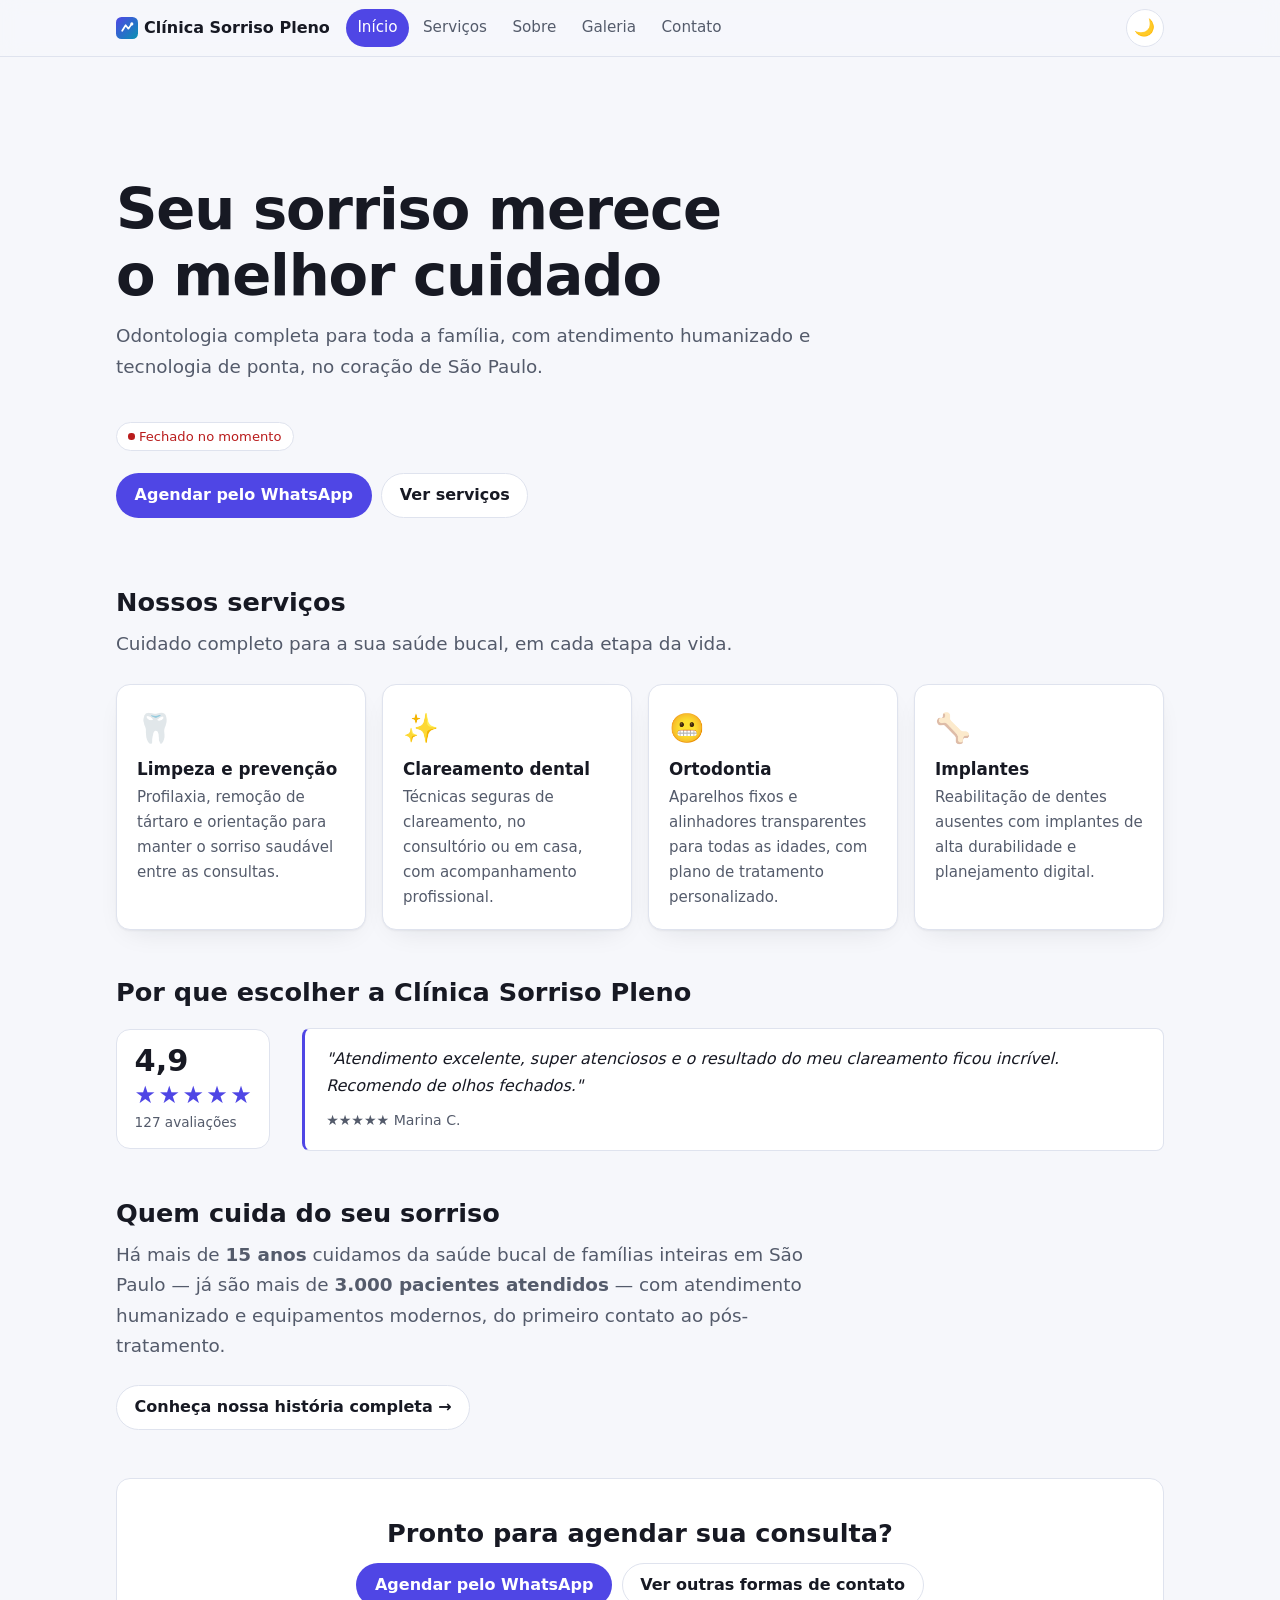
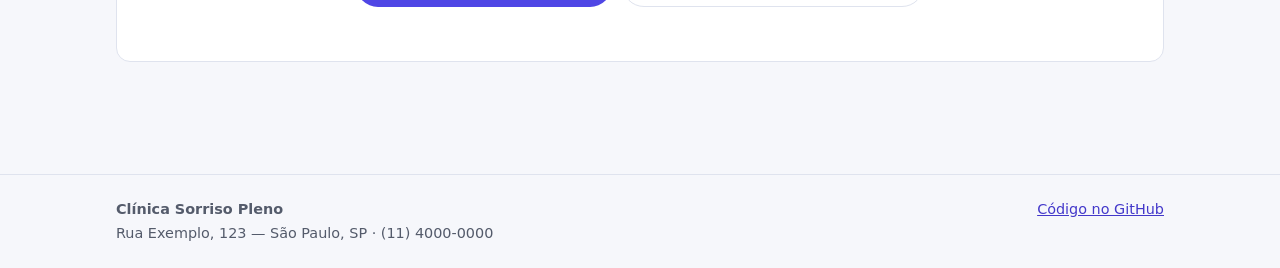
<file: index.html>
<!DOCTYPE html>
<html lang="pt-BR">
<head>
  <meta charset="utf-8">
  <meta name="viewport" content="width=device-width, initial-scale=1">

  <!--
    CONTEÚDO DE EXEMPLO — troque pelo da sua empresa.
    Este template simula uma clínica odontológica fictícia ("Clínica Sorriso
    Pleno") só para deixar concretos: a estrutura de páginas, as meta tags de
    SEO e o JSON-LD abaixo. Nome, textos, endereço, telefone e imagens são
    todos placeholders — troque tudo antes de publicar.

    Este é o site institucional de verdade: 4 páginas HTML estáticas
    (index.html, sobre.html, contato.html, galeria.html), sem depender de
    JavaScript para existir. Buscadores e redes sociais devem ver o conteúdo
    real imediatamente, sem precisar executar JS — e o site precisa
    funcionar mesmo se o JS falhar ou demorar. JS aqui só liga melhorias
    (tema, cabeçalho/navegação compartilhados, funcionamento offline) —
    nunca o conteúdo em si.
  -->
  <meta http-equiv="Content-Security-Policy" content="default-src 'self'; img-src 'self' data:; base-uri 'self'; form-action 'none'; object-src 'none'">
  <meta name="referrer" content="strict-origin-when-cross-origin">

  <title>Clínica Sorriso Pleno — Odontologia em São Paulo</title>
  <meta name="description" content="Clínica odontológica completa em São Paulo: limpeza, clareamento, ortodontia e implantes, com atendimento humanizado. Agende sua consulta pelo WhatsApp.">

  <!-- Únicas URLs absolutas do projeto: atualize para o seu domínio ao publicar (ver docs/DOMINIO.md). -->
  <link rel="canonical" href="https://pgillets.github.io/simple_single_page_app/">
  <meta property="og:type" content="website">
  <meta property="og:title" content="Clínica Sorriso Pleno — Odontologia em São Paulo">
  <meta property="og:description" content="Odontologia completa para toda a família, com atendimento humanizado e tecnologia de ponta.">
  <meta property="og:url" content="https://pgillets.github.io/simple_single_page_app/">
  <meta property="og:image" content="https://pgillets.github.io/simple_single_page_app/assets/og-capa-negocio.png">
  <meta property="og:locale" content="pt_BR">
  <meta name="twitter:card" content="summary_large_image">

  <meta name="theme-color" media="(prefers-color-scheme: light)" content="#f6f7fb">
  <meta name="theme-color" media="(prefers-color-scheme: dark)" content="#0e1118">

  <link rel="icon" href="./assets/favicon.svg" type="image/svg+xml">
  <link rel="apple-touch-icon" href="./assets/icones/icone-192.png">
  <link rel="manifest" href="./manifest.webmanifest">

  <link rel="stylesheet" href="./css/tokens.css">
  <link rel="stylesheet" href="./css/base.css">
  <link rel="stylesheet" href="./css/componentes.css">
  <link rel="stylesheet" href="./css/negocio.css">

  <!-- Anti-FOUC: aplica o tema salvo ANTES do primeiro paint. Script clássico e bloqueante de propósito. -->
  <script src="./js/tema-boot.js"></script>
  <script type="module" src="./js/site.js"></script>

  <!--
    Dados estruturados (schema.org/Dentist, um subtipo de LocalBusiness).
    Ajudam buscadores a mostrar nome, endereço, telefone e horário direto
    no resultado de busca. Troque cada campo pelo dado real do negócio.
    Um <script type="application/ld+json"> é dado inerte, não código — a
    CSP acima não precisa (nem deve) abrir exceção para ele.

    Este bloco vive SÓ nesta página (não repetido em sobre.html/contato.html)
    — uma cópia só, sempre correta, é mais simples do que várias cópias que
    podem ficar dessincronizadas. index.html é a URL canônica do negócio.

    ATENÇÃO com "aggregateRating": ratingValue/reviewCount abaixo são
    FICTÍCIOS, só para a estrutura ficar completa. O Google não garante
    (e pode penalizar) nota "inventada" sem avaliações reais por trás —
    troque pelos números de verdade (Google Business Profile, etc.) antes
    de publicar, e mantenha visível na página (ver a seção "Por que
    escolher..." abaixo, com o <estrela-avaliacao>) — é exigência do Google
    que o dado estruturado corresponda a algo que uma pessoa também veja.
  -->
  <script type="application/ld+json">
  {
    "@context": "https://schema.org",
    "@type": "Dentist",
    "name": "Clínica Sorriso Pleno",
    "image": "https://pgillets.github.io/simple_single_page_app/assets/og-capa-negocio.png",
    "url": "https://pgillets.github.io/simple_single_page_app/",
    "telephone": "+55-11-4000-0000",
    "priceRange": "$$",
    "address": {
      "@type": "PostalAddress",
      "streetAddress": "Rua Exemplo, 123",
      "addressLocality": "São Paulo",
      "addressRegion": "SP",
      "postalCode": "01000-000",
      "addressCountry": "BR"
    },
    "geo": {
      "@type": "GeoCoordinates",
      "latitude": -23.5505,
      "longitude": -46.6333
    },
    "openingHoursSpecification": [
      {
        "@type": "OpeningHoursSpecification",
        "dayOfWeek": ["Monday", "Tuesday", "Wednesday", "Thursday", "Friday"],
        "opens": "09:00",
        "closes": "18:00"
      }
    ],
    "aggregateRating": {
      "@type": "AggregateRating",
      "ratingValue": "4.9",
      "reviewCount": "127"
    },
    "sameAs": [
      "https://www.instagram.com/",
      "https://www.facebook.com/"
    ]
  }
  </script>
</head>
<body>
  <a class="pular" href="#conteudo">Pular para o conteúdo</a>

  <header class="topo">
    <cabecalho-site class="topo-conteudo" data-pagina="inicio" nome-negocio="Clínica Sorriso Pleno"></cabecalho-site>
    <noscript>
      <nav class="topo-conteudo" aria-label="Navegação principal">
        <a href="./index.html">Início</a>
        <a href="./index.html#servicos">Serviços</a>
        <a href="./sobre.html">Sobre</a>
        <a href="./galeria.html">Galeria</a>
        <a href="./contato.html">Contato</a>
      </nav>
    </noscript>
  </header>

  <main id="conteudo">
    <section class="heroi">
      <h1>Seu sorriso merece o melhor cuidado</h1>
      <p class="lide">
        Odontologia completa para toda a família, com atendimento humanizado e
        tecnologia de ponta, no coração de São Paulo.
      </p>
      <!--
        Calculado de verdade em js/site.js a partir do horário abaixo (o
        mesmo do "openingHoursSpecification" no JSON-LD do <head> — mantenha
        os dois em sincronia ao customizar). Sem JavaScript, este selo some
        e não atrapalha em nada: o horário continua visível como texto, na
        página contato.html.
      -->
      <selo-status id="selo-horario" status="aviso" texto="Verificando horário…"></selo-status>
      <div class="grupo-botoes">
        <a class="botao botao-primario" href="https://wa.me/5511999999999" target="_blank" rel="noopener">
          Agendar pelo WhatsApp
        </a>
        <a class="botao" href="#servicos">Ver serviços</a>
      </div>
    </section>

    <section id="servicos">
      <h2>Nossos serviços</h2>
      <p class="lide">Cuidado completo para a sua saúde bucal, em cada etapa da vida.</p>
      <div class="grade-servicos">
        <article class="card-servico">
          <span class="card-servico-icone" aria-hidden="true">🦷</span>
          <h3>Limpeza e prevenção</h3>
          <p>Profilaxia, remoção de tártaro e orientação para manter o sorriso saudável entre as consultas.</p>
        </article>
        <article class="card-servico">
          <span class="card-servico-icone" aria-hidden="true">✨</span>
          <h3>Clareamento dental</h3>
          <p>Técnicas seguras de clareamento, no consultório ou em casa, com acompanhamento profissional.</p>
        </article>
        <article class="card-servico">
          <span class="card-servico-icone" aria-hidden="true">😬</span>
          <h3>Ortodontia</h3>
          <p>Aparelhos fixos e alinhadores transparentes para todas as idades, com plano de tratamento personalizado.</p>
        </article>
        <article class="card-servico">
          <span class="card-servico-icone" aria-hidden="true">🦴</span>
          <h3>Implantes</h3>
          <p>Reabilitação de dentes ausentes com implantes de alta durabilidade e planejamento digital.</p>
        </article>
      </div>
    </section>

    <section id="prova-social">
      <h2>Por que escolher a Clínica Sorriso Pleno</h2>
      <div class="prova-social-grade">
        <!-- Mesmo número fictício do "aggregateRating" no JSON-LD do <head> — troque os dois juntos. -->
        <div class="stat">
          <span class="stat-valor">4,9</span>
          <estrela-avaliacao class="stat-estrelas" valor="5" somente-leitura aria-label="Avaliação média: 4,9 de 5 estrelas"></estrela-avaliacao>
          <span class="stat-rotulo">127 avaliações</span>
        </div>
        <blockquote class="depoimento">
          <p>"Atendimento excelente, super atenciosos e o resultado do meu clareamento ficou incrível. Recomendo de olhos fechados."</p>
          <footer><span aria-hidden="true">★★★★★</span> Marina C.</footer>
        </blockquote>
      </div>
    </section>

    <section id="sobre-resumo">
      <h2>Quem cuida do seu sorriso</h2>
      <p class="lide">
        Há mais de <strong>15 anos</strong> cuidamos da saúde bucal de famílias inteiras
        em São Paulo — já são mais de <strong>3.000 pacientes atendidos</strong> — com
        atendimento humanizado e equipamentos modernos, do primeiro contato ao
        pós-tratamento.
      </p>
      <p><a class="botao" href="./sobre.html">Conheça nossa história completa →</a></p>
    </section>

    <section class="faixa-cta">
      <h2>Pronto para agendar sua consulta?</h2>
      <div class="grupo-botoes">
        <a class="botao botao-primario" href="https://wa.me/5511999999999" target="_blank" rel="noopener">Agendar pelo WhatsApp</a>
        <a class="botao" href="./contato.html">Ver outras formas de contato</a>
      </div>
    </section>
  </main>

  <footer class="rodape rodape-negocio">
    <div class="rodape-conteudo">
      <div>
        <strong>Clínica Sorriso Pleno</strong>
        <p>Rua Exemplo, 123 — São Paulo, SP · (11)&nbsp;4000&#8209;0000</p>
      </div>
      <p>
        <a href="https://github.com/pgillets/simple_single_page_app">Código no GitHub</a>
      </p>
    </div>
  </footer>
</body>
</html>
</file>
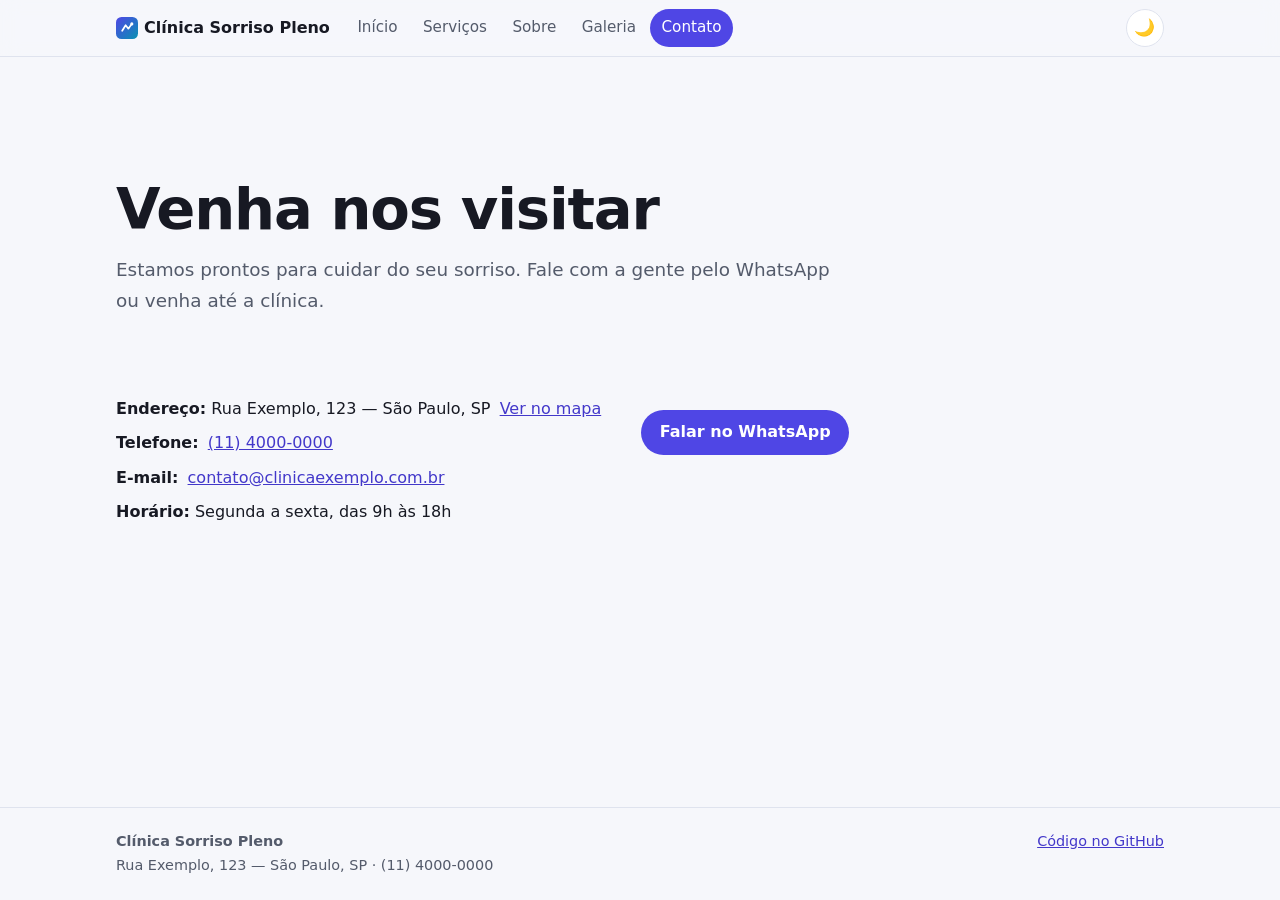
<file: contato.html>
<!DOCTYPE html>
<html lang="pt-BR">
<head>
  <meta charset="utf-8">
  <meta name="viewport" content="width=device-width, initial-scale=1">

  <meta http-equiv="Content-Security-Policy" content="default-src 'self'; img-src 'self' data:; base-uri 'self'; form-action 'none'; object-src 'none'">
  <meta name="referrer" content="strict-origin-when-cross-origin">

  <title>Contato — Clínica Sorriso Pleno em São Paulo</title>
  <meta name="description" content="Endereço, telefone, e-mail e horário de atendimento da Clínica Sorriso Pleno em São Paulo. Fale conosco pelo WhatsApp ou agende sua visita.">

  <!-- Únicas URLs absolutas desta página: atualize para o seu domínio ao publicar (ver docs/DOMINIO.md). -->
  <link rel="canonical" href="https://pgillets.github.io/simple_single_page_app/contato.html">
  <meta property="og:type" content="website">
  <meta property="og:title" content="Contato — Clínica Sorriso Pleno em São Paulo">
  <meta property="og:description" content="Endereço, telefone e horário de atendimento. Fale conosco pelo WhatsApp ou agende sua visita.">
  <meta property="og:url" content="https://pgillets.github.io/simple_single_page_app/contato.html">
  <meta property="og:image" content="https://pgillets.github.io/simple_single_page_app/assets/og-capa-negocio.png">
  <meta property="og:locale" content="pt_BR">
  <meta name="twitter:card" content="summary_large_image">

  <meta name="theme-color" media="(prefers-color-scheme: light)" content="#f6f7fb">
  <meta name="theme-color" media="(prefers-color-scheme: dark)" content="#0e1118">

  <link rel="icon" href="./assets/favicon.svg" type="image/svg+xml">
  <link rel="apple-touch-icon" href="./assets/icones/icone-192.png">
  <link rel="manifest" href="./manifest.webmanifest">

  <link rel="stylesheet" href="./css/tokens.css">
  <link rel="stylesheet" href="./css/base.css">
  <link rel="stylesheet" href="./css/componentes.css">
  <link rel="stylesheet" href="./css/negocio.css">

  <script src="./js/tema-boot.js"></script>
  <script type="module" src="./js/site.js"></script>
</head>
<body>
  <a class="pular" href="#conteudo">Pular para o conteúdo</a>

  <header class="topo">
    <cabecalho-site class="topo-conteudo" data-pagina="contato" nome-negocio="Clínica Sorriso Pleno"></cabecalho-site>
    <noscript>
      <nav class="topo-conteudo" aria-label="Navegação principal">
        <a href="./index.html">Início</a>
        <a href="./index.html#servicos">Serviços</a>
        <a href="./sobre.html">Sobre</a>
        <a href="./galeria.html">Galeria</a>
        <a href="./contato.html">Contato</a>
      </nav>
    </noscript>
  </header>

  <main id="conteudo">
    <section class="heroi">
      <h1>Venha nos visitar</h1>
      <p class="lide">
        Estamos prontos para cuidar do seu sorriso. Fale com a gente pelo WhatsApp ou
        venha até a clínica.
      </p>
    </section>

    <section id="contato">
      <div class="contato-grade">
        <div class="contato-info">
          <p>
            <strong>Endereço:</strong> Rua Exemplo, 123 — São Paulo, SP
            <a href="https://www.google.com/maps/search/?api=1&query=Rua+Exemplo+123+São+Paulo+SP" target="_blank" rel="noopener">Ver no mapa</a>
          </p>
          <p><strong>Telefone:</strong> <a href="tel:+551140000000">(11)&nbsp;4000&#8209;0000</a></p>
          <p><strong>E-mail:</strong> <a href="mailto:contato@clinicaexemplo.com.br">contato@clinicaexemplo.com.br</a></p>
          <p><strong>Horário:</strong> Segunda a sexta, das 9h às 18h</p>
        </div>
        <div class="grupo-botoes">
          <a class="botao botao-primario" href="https://wa.me/5511999999999" target="_blank" rel="noopener">Falar no WhatsApp</a>
        </div>
      </div>
    </section>
  </main>

  <footer class="rodape rodape-negocio">
    <div class="rodape-conteudo">
      <div>
        <strong>Clínica Sorriso Pleno</strong>
        <p>Rua Exemplo, 123 — São Paulo, SP · (11)&nbsp;4000&#8209;0000</p>
      </div>
      <p>
        <a href="https://github.com/pgillets/simple_single_page_app">Código no GitHub</a>
      </p>
    </div>
  </footer>
</body>
</html>
</file>
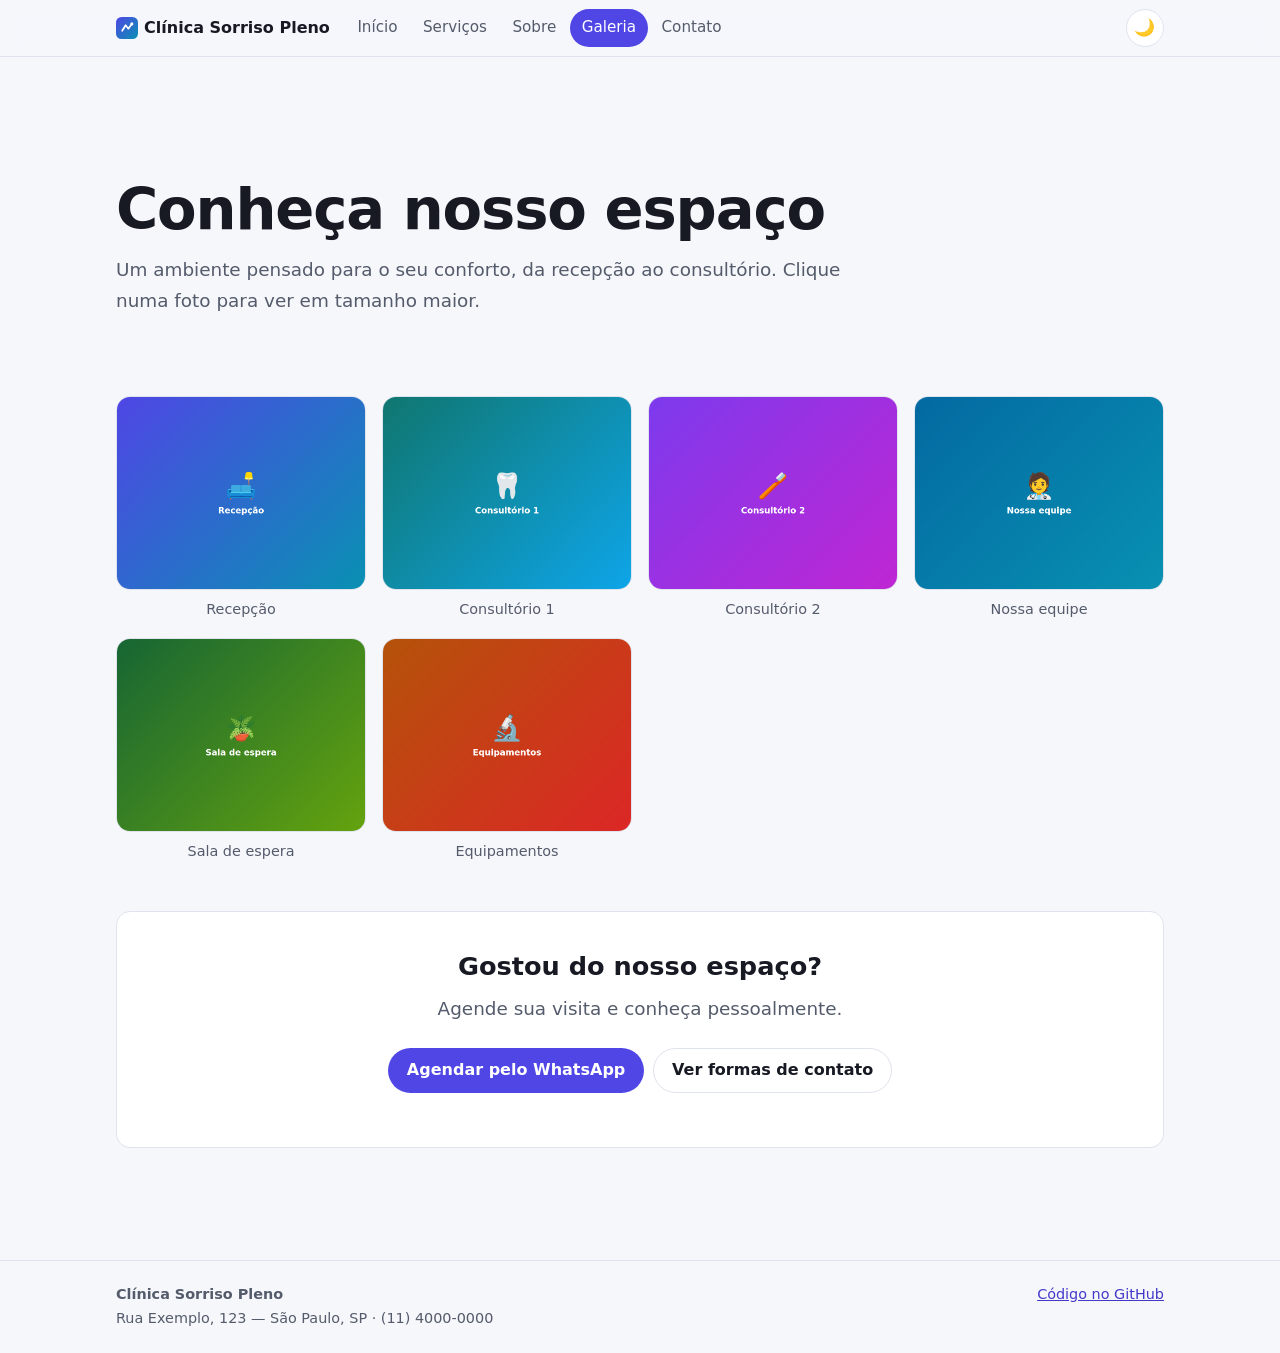
<file: galeria.html>
<!DOCTYPE html>
<html lang="pt-BR">
<head>
  <meta charset="utf-8">
  <meta name="viewport" content="width=device-width, initial-scale=1">

  <meta http-equiv="Content-Security-Policy" content="default-src 'self'; img-src 'self' data:; base-uri 'self'; form-action 'none'; object-src 'none'">
  <meta name="referrer" content="strict-origin-when-cross-origin">

  <!--
    Esta página não precisa aparecer em resultados de busca — uma galeria
    de fotos tem pouco conteúdo textual único, então não é ela quem deve
    disputar posição no Google (ver docs/DOMINIO.md e README.md para a
    convenção de SEO por página deste template). "follow" (em vez de
    "nofollow") mantém o crédito de link fluindo pro resto do site.
  -->
  <meta name="robots" content="noindex, follow">

  <title>Galeria de fotos — Clínica Sorriso Pleno</title>
  <meta name="description" content="Fotos do consultório e da equipe da Clínica Sorriso Pleno.">

  <link rel="canonical" href="https://pgillets.github.io/simple_single_page_app/galeria.html">
  <meta property="og:type" content="website">
  <meta property="og:title" content="Galeria de fotos — Clínica Sorriso Pleno">
  <meta property="og:description" content="Fotos do consultório e da equipe da Clínica Sorriso Pleno.">
  <meta property="og:url" content="https://pgillets.github.io/simple_single_page_app/galeria.html">
  <meta property="og:image" content="https://pgillets.github.io/simple_single_page_app/assets/og-capa-negocio.png">
  <meta property="og:locale" content="pt_BR">
  <meta name="twitter:card" content="summary_large_image">

  <meta name="theme-color" media="(prefers-color-scheme: light)" content="#f6f7fb">
  <meta name="theme-color" media="(prefers-color-scheme: dark)" content="#0e1118">

  <link rel="icon" href="./assets/favicon.svg" type="image/svg+xml">
  <link rel="apple-touch-icon" href="./assets/icones/icone-192.png">
  <link rel="manifest" href="./manifest.webmanifest">

  <link rel="stylesheet" href="./css/tokens.css">
  <link rel="stylesheet" href="./css/base.css">
  <link rel="stylesheet" href="./css/componentes.css">
  <link rel="stylesheet" href="./css/negocio.css">

  <script src="./js/tema-boot.js"></script>
  <script type="module" src="./js/site.js"></script>
  <script type="module" src="./js/galeria.js"></script>
</head>
<body>
  <a class="pular" href="#conteudo">Pular para o conteúdo</a>

  <header class="topo">
    <cabecalho-site class="topo-conteudo" data-pagina="galeria" nome-negocio="Clínica Sorriso Pleno"></cabecalho-site>
    <noscript>
      <nav class="topo-conteudo" aria-label="Navegação principal">
        <a href="./index.html">Início</a>
        <a href="./index.html#servicos">Serviços</a>
        <a href="./sobre.html">Sobre</a>
        <a href="./galeria.html">Galeria</a>
        <a href="./contato.html">Contato</a>
      </nav>
    </noscript>
  </header>

  <main id="conteudo">
    <section class="heroi">
      <h1>Conheça nosso espaço</h1>
      <p class="lide">
        Um ambiente pensado para o seu conforto, da recepção ao consultório. Clique
        numa foto para ver em tamanho maior.
      </p>
    </section>

    <section id="fotos">
      <div class="grade-galeria">
        <figure>
          <a class="item-galeria" href="./assets/galeria/recepcao.png" data-titulo="Recepção">
            <img src="./assets/galeria/recepcao.png" alt="Recepção da clínica, com poltronas confortáveis e plantas" loading="lazy" width="900" height="675">
          </a>
          <figcaption>Recepção</figcaption>
        </figure>
        <figure>
          <a class="item-galeria" href="./assets/galeria/consultorio-1.png" data-titulo="Consultório 1">
            <img src="./assets/galeria/consultorio-1.png" alt="Consultório odontológico equipado, cadeira e instrumentos organizados" loading="lazy" width="900" height="675">
          </a>
          <figcaption>Consultório 1</figcaption>
        </figure>
        <figure>
          <a class="item-galeria" href="./assets/galeria/consultorio-2.png" data-titulo="Consultório 2">
            <img src="./assets/galeria/consultorio-2.png" alt="Segundo consultório, iluminado e climatizado" loading="lazy" width="900" height="675">
          </a>
          <figcaption>Consultório 2</figcaption>
        </figure>
        <figure>
          <a class="item-galeria" href="./assets/galeria/equipe.png" data-titulo="Nossa equipe">
            <img src="./assets/galeria/equipe.png" alt="Equipe de dentistas e assistentes da clínica, uniformizados" loading="lazy" width="900" height="675">
          </a>
          <figcaption>Nossa equipe</figcaption>
        </figure>
        <figure>
          <a class="item-galeria" href="./assets/galeria/sala-espera.png" data-titulo="Sala de espera">
            <img src="./assets/galeria/sala-espera.png" alt="Sala de espera confortável, com assentos e plantas" loading="lazy" width="900" height="675">
          </a>
          <figcaption>Sala de espera</figcaption>
        </figure>
        <figure>
          <a class="item-galeria" href="./assets/galeria/equipamentos.png" data-titulo="Equipamentos">
            <img src="./assets/galeria/equipamentos.png" alt="Equipamentos odontológicos modernos usados nos tratamentos" loading="lazy" width="900" height="675">
          </a>
          <figcaption>Equipamentos</figcaption>
        </figure>
      </div>
    </section>

    <section class="faixa-cta">
      <h2>Gostou do nosso espaço?</h2>
      <p class="lide">Agende sua visita e conheça pessoalmente.</p>
      <div class="grupo-botoes">
        <a class="botao botao-primario" href="https://wa.me/5511999999999" target="_blank" rel="noopener">Agendar pelo WhatsApp</a>
        <a class="botao" href="./contato.html">Ver formas de contato</a>
      </div>
    </section>

    <dialog id="visualizador-foto">
      <button type="button" class="fechar-dialogo" id="fechar-visualizador" aria-label="Fechar">✕</button>
      <img id="imagem-visualizador" src="[data-uri]" alt="">
      <p id="legenda-visualizador"></p>
    </dialog>
  </main>

  <footer class="rodape rodape-negocio">
    <div class="rodape-conteudo">
      <div>
        <strong>Clínica Sorriso Pleno</strong>
        <p>Rua Exemplo, 123 — São Paulo, SP · (11)&nbsp;4000&#8209;0000</p>
      </div>
      <p>
        <a href="https://github.com/pgillets/simple_single_page_app">Código no GitHub</a>
      </p>
    </div>
  </footer>
</body>
</html>
</file>
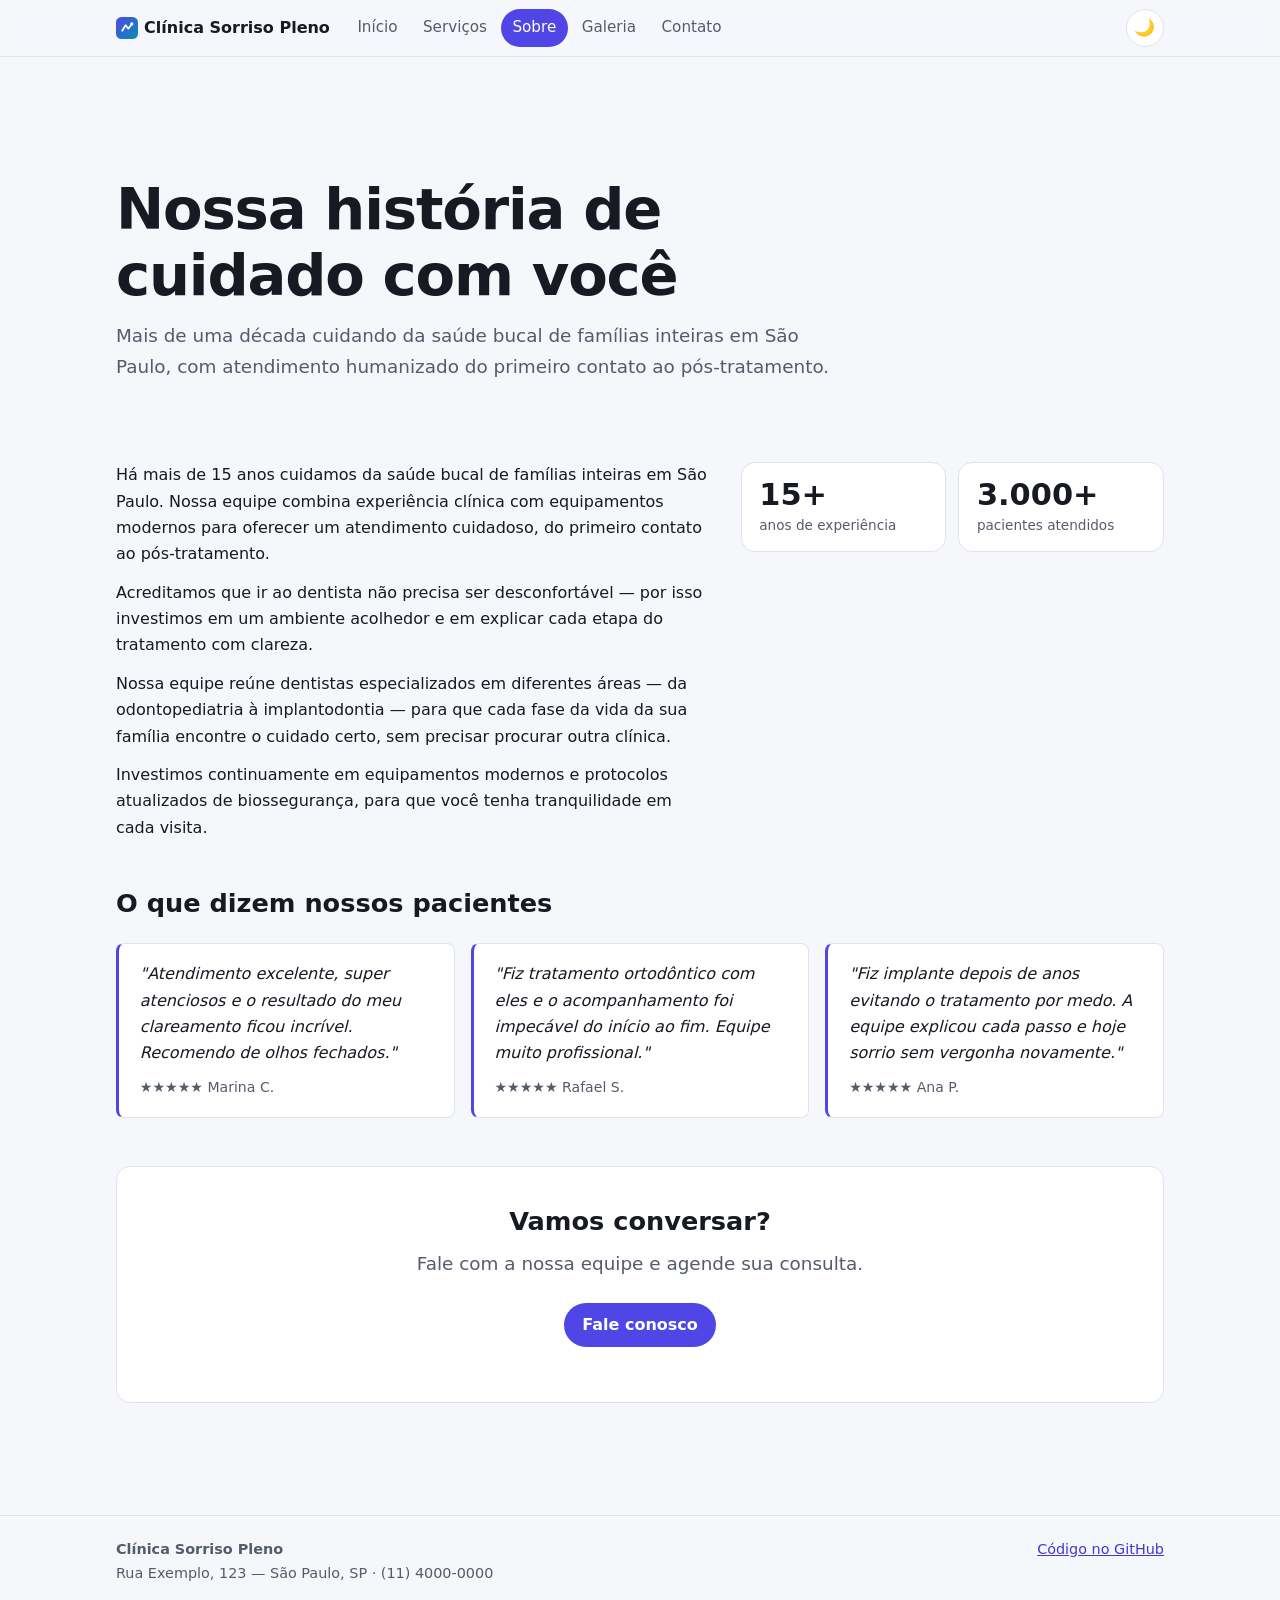
<file: sobre.html>
<!DOCTYPE html>
<html lang="pt-BR">
<head>
  <meta charset="utf-8">
  <meta name="viewport" content="width=device-width, initial-scale=1">

  <meta http-equiv="Content-Security-Policy" content="default-src 'self'; img-src 'self' data:; base-uri 'self'; form-action 'none'; object-src 'none'">
  <meta name="referrer" content="strict-origin-when-cross-origin">

  <title>Sobre a clínica — Clínica Sorriso Pleno</title>
  <meta name="description" content="Conheça a história da Clínica Sorriso Pleno: mais de 15 anos de experiência, milhares de pacientes atendidos e uma equipe dedicada ao seu sorriso em São Paulo.">

  <!-- Únicas URLs absolutas desta página: atualize para o seu domínio ao publicar (ver docs/DOMINIO.md). -->
  <link rel="canonical" href="https://pgillets.github.io/simple_single_page_app/sobre.html">
  <meta property="og:type" content="website">
  <meta property="og:title" content="Sobre a clínica — Clínica Sorriso Pleno">
  <meta property="og:description" content="Mais de 15 anos de experiência e milhares de pacientes atendidos, com atendimento humanizado em São Paulo.">
  <meta property="og:url" content="https://pgillets.github.io/simple_single_page_app/sobre.html">
  <meta property="og:image" content="https://pgillets.github.io/simple_single_page_app/assets/og-capa-negocio.png">
  <meta property="og:locale" content="pt_BR">
  <meta name="twitter:card" content="summary_large_image">

  <meta name="theme-color" media="(prefers-color-scheme: light)" content="#f6f7fb">
  <meta name="theme-color" media="(prefers-color-scheme: dark)" content="#0e1118">

  <link rel="icon" href="./assets/favicon.svg" type="image/svg+xml">
  <link rel="apple-touch-icon" href="./assets/icones/icone-192.png">
  <link rel="manifest" href="./manifest.webmanifest">

  <link rel="stylesheet" href="./css/tokens.css">
  <link rel="stylesheet" href="./css/base.css">
  <link rel="stylesheet" href="./css/componentes.css">
  <link rel="stylesheet" href="./css/negocio.css">

  <script src="./js/tema-boot.js"></script>
  <script type="module" src="./js/site.js"></script>
</head>
<body>
  <a class="pular" href="#conteudo">Pular para o conteúdo</a>

  <header class="topo">
    <cabecalho-site class="topo-conteudo" data-pagina="sobre" nome-negocio="Clínica Sorriso Pleno"></cabecalho-site>
    <noscript>
      <nav class="topo-conteudo" aria-label="Navegação principal">
        <a href="./index.html">Início</a>
        <a href="./index.html#servicos">Serviços</a>
        <a href="./sobre.html">Sobre</a>
        <a href="./galeria.html">Galeria</a>
        <a href="./contato.html">Contato</a>
      </nav>
    </noscript>
  </header>

  <main id="conteudo">
    <section class="heroi">
      <h1>Nossa história de cuidado com você</h1>
      <p class="lide">
        Mais de uma década cuidando da saúde bucal de famílias inteiras em São Paulo,
        com atendimento humanizado do primeiro contato ao pós-tratamento.
      </p>
    </section>

    <section id="nossa-historia">
      <div class="sobre-negocio">
        <div class="sobre-negocio-texto">
          <p>
            Há mais de 15 anos cuidamos da saúde bucal de famílias inteiras em São
            Paulo. Nossa equipe combina experiência clínica com equipamentos modernos
            para oferecer um atendimento cuidadoso, do primeiro contato ao pós-tratamento.
          </p>
          <p>
            Acreditamos que ir ao dentista não precisa ser desconfortável — por isso
            investimos em um ambiente acolhedor e em explicar cada etapa do tratamento
            com clareza.
          </p>
          <p>
            Nossa equipe reúne dentistas especializados em diferentes áreas — da
            odontopediatria à implantodontia — para que cada fase da vida da sua
            família encontre o cuidado certo, sem precisar procurar outra clínica.
          </p>
          <p>
            Investimos continuamente em equipamentos modernos e protocolos atualizados
            de biossegurança, para que você tenha tranquilidade em cada visita.
          </p>
        </div>
        <div class="grade-stats">
          <div class="stat">
            <span class="stat-valor">15+</span>
            <span class="stat-rotulo">anos de experiência</span>
          </div>
          <div class="stat">
            <span class="stat-valor">3.000+</span>
            <span class="stat-rotulo">pacientes atendidos</span>
          </div>
        </div>
      </div>
    </section>

    <section id="depoimentos">
      <h2>O que dizem nossos pacientes</h2>
      <div class="grade-depoimentos">
        <blockquote class="depoimento">
          <p>"Atendimento excelente, super atenciosos e o resultado do meu clareamento ficou incrível. Recomendo de olhos fechados."</p>
          <footer><span aria-hidden="true">★★★★★</span> Marina C.</footer>
        </blockquote>
        <blockquote class="depoimento">
          <p>"Fiz tratamento ortodôntico com eles e o acompanhamento foi impecável do início ao fim. Equipe muito profissional."</p>
          <footer><span aria-hidden="true">★★★★★</span> Rafael S.</footer>
        </blockquote>
        <blockquote class="depoimento">
          <p>"Fiz implante depois de anos evitando o tratamento por medo. A equipe explicou cada passo e hoje sorrio sem vergonha novamente."</p>
          <footer><span aria-hidden="true">★★★★★</span> Ana P.</footer>
        </blockquote>
      </div>
    </section>

    <section class="faixa-cta">
      <h2>Vamos conversar?</h2>
      <p class="lide">Fale com a nossa equipe e agende sua consulta.</p>
      <div class="grupo-botoes">
        <a class="botao botao-primario" href="./contato.html">Fale conosco</a>
      </div>
    </section>
  </main>

  <footer class="rodape rodape-negocio">
    <div class="rodape-conteudo">
      <div>
        <strong>Clínica Sorriso Pleno</strong>
        <p>Rua Exemplo, 123 — São Paulo, SP · (11)&nbsp;4000&#8209;0000</p>
      </div>
      <p>
        <a href="https://github.com/pgillets/simple_single_page_app">Código no GitHub</a>
      </p>
    </div>
  </footer>
</body>
</html>
</file>
<file: css/tokens.css>
/*
 * tokens.css — só design tokens (CSS custom properties).
 *
 * O tema inteiro do site é definido aqui. O bloco escuro aparece duas vezes
 * de propósito (é o preço honesto do zero-build, sem pré-processador):
 *   1. dentro de @media (prefers-color-scheme: dark), quando o visitante segue
 *      o sistema e NÃO forçou o tema claro;
 *   2. em :root[data-tema="escuro"], quando o visitante escolheu o escuro
 *      explicitamente (js/tema.js grava a escolha em localStorage).
 */

:root {
  color-scheme: light;

  /* Cores */
  --cor-fundo: #f6f7fb;
  --cor-superficie: #ffffff;
  --cor-superficie-2: #eceef6;
  --cor-texto: #171923;
  --cor-texto-suave: #545b6b;
  --cor-borda: #dfe3ee;
  --cor-destaque: #4f46e5;
  --cor-destaque-forte: #4338ca;
  --cor-sobre-destaque: #ffffff;
  --cor-ok: #15803d;
  --cor-aviso: #92400e;
  --cor-erro: #b91c1c;
  --cor-codigo-fundo: #14161f;
  --cor-codigo-texto: #dfe3ee;
  --gradiente: linear-gradient(120deg, #4f46e5, #0891b2);

  /* Tipografia */
  --fonte: system-ui, -apple-system, "Segoe UI", Roboto, "Helvetica Neue", Arial, sans-serif;
  --fonte-mono: ui-monospace, "Cascadia Code", "SF Mono", Menlo, Consolas, monospace;

  /* Forma e ritmo */
  --raio: 14px;
  --raio-s: 8px;
  --sombra: 0 1px 2px rgb(23 25 35 / 0.05), 0 10px 28px -14px rgb(23 25 35 / 0.14);
  --duracao: 180ms;
  --largura-conteudo: 68rem;
}

/* Tema escuro seguindo o sistema (sem escolha explícita do visitante). */
@media (prefers-color-scheme: dark) {
  :root:not([data-tema="claro"]) {
    color-scheme: dark;

    --cor-fundo: #0e1118;
    --cor-superficie: #171b26;
    --cor-superficie-2: #1f2432;
    --cor-texto: #e8eaf2;
    --cor-texto-suave: #9aa3b5;
    --cor-borda: #2a3040;
    --cor-destaque: #6d75f2;
    --cor-destaque-forte: #a5b4fc;
    --cor-sobre-destaque: #ffffff;
    --cor-ok: #4ade80;
    --cor-aviso: #fbbf24;
    --cor-erro: #f87171;
    --cor-codigo-fundo: #0b0d13;
    --cor-codigo-texto: #dfe3ee;
    --gradiente: linear-gradient(120deg, #818cf8, #22d3ee);
    --sombra: 0 1px 2px rgb(0 0 0 / 0.4), 0 10px 28px -14px rgb(0 0 0 / 0.55);
  }
}

/* Tema escuro escolhido explicitamente (data-tema vem de js/tema-boot.js). */
:root[data-tema="escuro"] {
  color-scheme: dark;

  --cor-fundo: #0e1118;
  --cor-superficie: #171b26;
  --cor-superficie-2: #1f2432;
  --cor-texto: #e8eaf2;
  --cor-texto-suave: #9aa3b5;
  --cor-borda: #2a3040;
  --cor-destaque: #6d75f2;
  --cor-destaque-forte: #a5b4fc;
  --cor-sobre-destaque: #ffffff;
  --cor-ok: #4ade80;
  --cor-aviso: #fbbf24;
  --cor-erro: #f87171;
  --cor-codigo-fundo: #0b0d13;
  --cor-codigo-texto: #dfe3ee;
  --gradiente: linear-gradient(120deg, #818cf8, #22d3ee);
  --sombra: 0 1px 2px rgb(0 0 0 / 0.4), 0 10px 28px -14px rgb(0 0 0 / 0.55);
}
</file>
<file: css/base.css>
/*
 * base.css — reset leve, tipografia, layout do documento e acessibilidade.
 */

*,
*::before,
*::after {
  box-sizing: border-box;
}

* {
  margin: 0;
}

html {
  scroll-behavior: smooth;
}

body {
  font-family: var(--fonte);
  line-height: 1.65;
  background: var(--cor-fundo);
  color: var(--cor-texto);
  min-height: 100svh;
  display: flex;
  flex-direction: column;
  -webkit-font-smoothing: antialiased;
}

img,
svg,
canvas {
  display: block;
  max-width: 100%;
}

h1,
h2,
h3 {
  line-height: 1.15;
  text-wrap: balance;
}

h1 {
  font-size: clamp(1.9rem, 1.3rem + 2.4vw, 2.8rem);
  letter-spacing: -0.02em;
}

h2 {
  font-size: clamp(1.25rem, 1.1rem + 0.8vw, 1.6rem);
}

a {
  color: var(--cor-destaque-forte);
}

button {
  font: inherit;
}

::selection {
  background: var(--cor-destaque);
  color: var(--cor-sobre-destaque);
}

:focus-visible {
  outline: 2px solid var(--cor-destaque);
  outline-offset: 2px;
}

/* Link "pular para o conteúdo": invisível até receber foco pelo teclado. */
.pular {
  position: absolute;
  left: 1rem;
  top: 0;
  z-index: 100;
  translate: 0 -150%;
  background: var(--cor-destaque);
  color: var(--cor-sobre-destaque);
  padding: 0.6rem 1rem;
  border-radius: 0 0 var(--raio-s) var(--raio-s);
  text-decoration: none;
  transition: translate var(--duracao);
}

.pular:focus {
  translate: 0 0;
}

/* Esconde visualmente mas mantém disponível para leitores de tela. */
.visualmente-oculto {
  position: absolute;
  width: 1px;
  height: 1px;
  padding: 0;
  margin: -1px;
  overflow: hidden;
  clip: rect(0, 0, 0, 0);
  white-space: nowrap;
  border: 0;
}

main {
  flex: 1;
  width: 100%;
  max-width: var(--largura-conteudo);
  margin-inline: auto;
  padding: 2.5rem 1.25rem 4rem;
}

.lide {
  font-size: 1.15rem;
  color: var(--cor-texto-suave);
  max-width: 62ch;
  margin-top: 0.75rem;
}

/* Quem pede menos movimento, recebe menos movimento — em tudo. */
@media (prefers-reduced-motion: reduce) {
  html {
    scroll-behavior: auto;
  }

  *,
  *::before,
  *::after {
    animation-duration: 0.01ms !important;
    animation-iteration-count: 1 !important;
    transition-duration: 0.01ms !important;
  }
}
</file>
<file: css/componentes.css>
/*
 * componentes.css — cabeçalho, navegação, botões, selos, tabelas e demais
 * peças reutilizadas pelas 4 páginas do site.
 */

/* ===== Cabeçalho e navegação ===== */

.topo {
  position: sticky;
  top: 0;
  z-index: 20;
  background: var(--cor-fundo);
  border-bottom: 1px solid var(--cor-borda);
}

@supports (backdrop-filter: blur(8px)) {
  .topo {
    background: color-mix(in srgb, var(--cor-fundo) 72%, transparent);
    backdrop-filter: blur(10px) saturate(1.4);
  }
}

.topo-conteudo {
  display: flex;
  align-items: center;
  flex-wrap: wrap;
  gap: 0.25rem 1rem;
  max-width: var(--largura-conteudo);
  margin-inline: auto;
  padding: 0.55rem 1.25rem;
}

.marca {
  display: flex;
  align-items: center;
  gap: 0.55ch;
  font-weight: 700;
  text-decoration: none;
  color: var(--cor-texto);
  white-space: nowrap;
}

.topo nav {
  display: flex;
  gap: 0.15rem;
  overflow-x: auto;
  scrollbar-width: none;
  flex: 1 1 auto;
}

.topo nav::-webkit-scrollbar {
  display: none;
}

.topo nav a {
  padding: 0.38rem 0.72rem;
  border-radius: 999px;
  text-decoration: none;
  color: var(--cor-texto-suave);
  font-size: 0.95rem;
  white-space: nowrap;
  transition: background var(--duracao), color var(--duracao);
}

.topo nav a:hover {
  color: var(--cor-texto);
  background: var(--cor-superficie-2);
}

/* Estado ativo por atributo ARIA: acessibilidade e estilo com um seletor só. */
.topo nav a[aria-current="page"] {
  color: var(--cor-sobre-destaque);
  background: var(--cor-destaque);
}

#alternar-tema {
  margin-left: auto;
  border: 1px solid var(--cor-borda);
  background: var(--cor-superficie);
  border-radius: 999px;
  width: 2.4rem;
  height: 2.4rem;
  display: grid;
  place-items: center;
  font-size: 1.05rem;
  cursor: pointer;
  transition: border-color var(--duracao);
}

#alternar-tema:hover {
  border-color: var(--cor-destaque);
}

@media (max-width: 46rem) {
  .topo nav {
    order: 3;
    flex-basis: 100%;
  }
}

/* Abaixo disso, os 5 itens de nav (Início/Serviços/Sobre/Galeria/Contato)
   não cabem mais na largura toda com o espaçamento normal — encolhe fonte
   e preenchimento para caber sem depender da rolagem horizontal (que
   continua como rede de segurança em telas ainda mais estreitas). */
@media (max-width: 26rem) {
  .topo nav {
    gap: 0.05rem;
  }

  .topo nav a {
    padding: 0.34rem 0.5rem;
    font-size: 0.85rem;
  }
}

/* ===== Rodapé ===== */

.rodape {
  border-top: 1px solid var(--cor-borda);
}

.rodape-conteudo {
  max-width: var(--largura-conteudo);
  margin-inline: auto;
  padding: 1.4rem 1.25rem;
  color: var(--cor-texto-suave);
  font-size: 0.9rem;
  display: flex;
  flex-wrap: wrap;
  gap: 0.5rem 1.5rem;
  justify-content: space-between;
}

/* ===== Herói ===== */

.heroi {
  padding-block: 2rem 0.5rem;
}

.heroi h1 {
  font-size: clamp(2.2rem, 1.3rem + 3.8vw, 3.6rem);
  max-width: 22ch;
}

.texto-gradiente {
  background: var(--gradiente);
  background-clip: text;
  -webkit-background-clip: text;
  color: transparent;
}

.linha-selos {
  display: flex;
  flex-wrap: wrap;
  gap: 0.5rem;
  margin-top: 1.4rem;
}

/* ===== Selos (badges de estado / comodidades) ===== */

.selo {
  display: inline-flex;
  align-items: center;
  gap: 0.5ch;
  border: 1px solid var(--cor-borda);
  border-radius: 999px;
  padding: 0.16rem 0.7rem;
  font-size: 0.82rem;
  color: var(--cor-texto-suave);
  background: var(--cor-superficie);
  white-space: nowrap;
}

.selo::before {
  content: "";
  width: 0.5em;
  height: 0.5em;
  border-radius: 50%;
  background: currentcolor;
  flex: none;
}

.selo-ok {
  color: var(--cor-ok);
}

.selo-aviso {
  color: var(--cor-aviso);
}

.selo-erro {
  color: var(--cor-erro);
}

/* ===== Grade de estatísticas ===== */

.grade-stats {
  display: grid;
  gap: 0.75rem;
  grid-template-columns: repeat(auto-fit, minmax(8.5rem, 1fr));
}

.stat {
  background: var(--cor-superficie);
  border: 1px solid var(--cor-borda);
  border-radius: var(--raio);
  padding: 0.9rem 1.1rem;
  display: flex;
  flex-direction: column;
  gap: 0.1rem;
}

.stat-rotulo {
  font-size: 0.85rem;
  color: var(--cor-texto-suave);
}

.stat-valor {
  font-size: 1.9rem;
  font-weight: 600;
  line-height: 1.15;
}

/* ===== Botões ===== */

.botao {
  display: inline-flex;
  align-items: center;
  gap: 0.5ch;
  font-weight: 600;
  cursor: pointer;
  border-radius: 999px;
  border: 1px solid var(--cor-borda);
  background: var(--cor-superficie);
  color: var(--cor-texto);
  padding: 0.5rem 1.1rem;
  text-decoration: none;
  transition: border-color var(--duracao), translate var(--duracao);
}

.botao:hover {
  border-color: var(--cor-destaque);
  translate: 0 -1px;
}

.botao-primario {
  background: var(--cor-destaque);
  border-color: transparent;
  color: var(--cor-sobre-destaque);
}

.botao:disabled {
  opacity: 0.5;
  cursor: not-allowed;
  translate: none;
}

.grupo-botoes {
  display: flex;
  flex-wrap: wrap;
  gap: 0.6rem;
  margin-block: 0.9rem;
}

/* ===== Caixa de aviso/callout ===== */

.chamada-caixa {
  border-inline-start: 3px solid var(--cor-destaque);
  background: var(--cor-superficie);
  border-radius: var(--raio-s);
  padding: 0.8rem 1rem;
  margin-block: 1rem;
  color: var(--cor-texto-suave);
  max-width: 72ch;
}

/* ===== Código (baseline genérica) ===== */

code {
  font-family: var(--fonte-mono);
  font-size: 0.9em;
  background: var(--cor-superficie-2);
  padding: 0.1em 0.35em;
  border-radius: 4px;
  overflow-wrap: anywhere;
}

pre {
  background: var(--cor-codigo-fundo);
  color: var(--cor-codigo-texto);
  border-radius: var(--raio-s);
  padding: 1rem 1.15rem;
  overflow: auto;
  max-height: 26rem;
}

pre code {
  background: none;
  padding: 0;
  font-size: 0.82rem;
  line-height: 1.6;
}

/* ===== Tabelas ===== */

.rolagem-x {
  overflow-x: auto;
}

table {
  border-collapse: collapse;
  width: 100%;
  font-size: 0.95rem;
}

th,
td {
  text-align: left;
  padding: 0.55rem 0.7rem;
  border-bottom: 1px solid var(--cor-borda);
  vertical-align: top;
}

th {
  color: var(--cor-texto-suave);
  font-weight: 600;
  font-size: 0.85rem;
}

/* ===== Toast de atualização do service worker ===== */

.toast {
  position: fixed;
  left: 1rem;
  bottom: 1rem;
  z-index: 50;
  display: flex;
  align-items: center;
  gap: 0.9rem;
  background: var(--cor-superficie);
  color: var(--cor-texto);
  border: 1px solid var(--cor-borda);
  border-radius: var(--raio);
  padding: 0.8rem 1rem;
  box-shadow: var(--sombra);
  max-width: min(92vw, 24rem);
  translate: 0 calc(100% + 1.5rem);
  transition: translate 350ms cubic-bezier(0.2, 0.9, 0.3, 1.15);
}

.toast.visivel {
  translate: 0 0;
}
</file>
<file: css/negocio.css>
/*
 * negocio.css — estilos de conteúdo compartilhados pelas 4 páginas do site
 * institucional (index.html, sobre.html, contato.html, galeria.html).
 */

main > section {
  margin-block: 3rem;
  scroll-margin-top: 4.5rem; /* header sticky não cobre o topo da seção ao rolar até a âncora */
}

#selo-horario {
  margin-block: 1rem 0.5rem;
}

main > section h2 {
  margin-bottom: 0.4rem;
}

main > section > .lide {
  margin-bottom: 1.5rem;
}

/* ===== Serviços ===== */

.grade-servicos {
  display: grid;
  gap: 1rem;
  grid-template-columns: repeat(auto-fit, minmax(14rem, 1fr));
  margin-top: 1.5rem;
}

.card-servico {
  background: var(--cor-superficie);
  border: 1px solid var(--cor-borda);
  border-radius: var(--raio);
  padding: 1.25rem;
  box-shadow: var(--sombra);
}

.card-servico-icone {
  font-size: 1.8rem;
  display: block;
  margin-bottom: 0.5rem;
}

.card-servico h3 {
  font-size: 1.05rem;
  margin-bottom: 0.35rem;
}

.card-servico p {
  color: var(--cor-texto-suave);
  font-size: 0.94rem;
}

/* ===== Prova social (Início) ===== */

.prova-social-grade {
  display: flex;
  flex-wrap: wrap;
  align-items: center;
  gap: 1.5rem 2rem;
  margin-top: 1.25rem;
}

.prova-social-grade .stat {
  flex: 0 0 auto;
}

.prova-social-grade .depoimento {
  flex: 1 1 20rem;
  margin: 0;
}

/* ===== Faixa de chamada para ação (rodapé de página) ===== */

.faixa-cta {
  text-align: center;
  background: var(--cor-superficie);
  border: 1px solid var(--cor-borda);
  border-radius: var(--raio);
  padding: 2.5rem 1.5rem;
}

.faixa-cta .lide {
  margin-inline: auto;
}

.faixa-cta .grupo-botoes {
  justify-content: center;
}

/* ===== Sobre ===== */

.sobre-negocio {
  display: grid;
  gap: 2rem;
  grid-template-columns: minmax(0, 1.4fr) minmax(14rem, 1fr);
  align-items: start;
  margin-top: 1.25rem;
}

.sobre-negocio-texto p + p {
  margin-top: 0.75rem;
}

.stat-estrelas {
  font-size: 0.6em; /* dimensiona junto do texto do card, sem depender de JS */
  margin-block: 0.1rem 0.2rem;
}

@media (max-width: 46rem) {
  .sobre-negocio {
    grid-template-columns: 1fr;
  }
}

/* ===== Depoimentos ===== */

.grade-depoimentos {
  display: grid;
  gap: 1rem;
  grid-template-columns: repeat(auto-fit, minmax(16rem, 1fr));
  margin-top: 1.5rem;
}

.depoimento {
  background: var(--cor-superficie);
  border: 1px solid var(--cor-borda);
  border-left: 3px solid var(--cor-destaque);
  border-radius: var(--raio-s);
  padding: 1.1rem 1.3rem;
  margin: 0;
}

.depoimento p {
  font-style: italic;
  color: var(--cor-texto);
}

.depoimento footer {
  margin-top: 0.6rem;
  font-size: 0.88rem;
  color: var(--cor-texto-suave);
  font-style: normal;
}

/* ===== Contato ===== */

.contato-grade {
  display: flex;
  flex-wrap: wrap;
  gap: 1.5rem 2.5rem;
  align-items: flex-start;
  margin-top: 1.25rem;
}

.contato-info p {
  margin-bottom: 0.5rem;
}

.contato-info a {
  margin-left: 0.4ch;
}

/* ===== Rodapé institucional ===== */

.rodape-negocio .rodape-conteudo {
  align-items: flex-start;
}

.rodape-negocio p {
  margin: 0;
}

/* ===== Galeria de fotos ===== */

.grade-galeria {
  display: grid;
  gap: 1rem;
  grid-template-columns: repeat(auto-fit, minmax(15rem, 1fr));
  margin-top: 1.5rem;
}

.grade-galeria figure {
  margin: 0;
}

.item-galeria {
  display: block;
  border-radius: var(--raio);
  overflow: hidden;
  border: 1px solid var(--cor-borda);
  cursor: zoom-in;
}

.item-galeria img {
  width: 100%;
  height: 12rem;
  object-fit: cover;
  transition: scale var(--duracao);
}

.item-galeria:hover img {
  scale: 1.04;
}

.grade-galeria figcaption {
  margin-top: 0.5rem;
  text-align: center;
  color: var(--cor-texto-suave);
  font-size: 0.9rem;
}

/* Visualizador de foto (lightbox), via <dialog> nativo — ver js/galeria.js. */

dialog#visualizador-foto {
  position: relative; /* âncora para o botão de fechar, que é position: absolute */
  border: none;
  border-radius: var(--raio);
  padding: 1rem;
  background: var(--cor-superficie);
  color: var(--cor-texto);
  max-width: min(92vw, 50rem);
  box-shadow: var(--sombra);
}

dialog#visualizador-foto::backdrop {
  background: rgb(0 0 0 / 0.6);
}

dialog#visualizador-foto img {
  display: block;
  max-width: 100%;
  max-height: 70vh;
  margin-inline: auto;
  border-radius: var(--raio-s);
}

dialog#visualizador-foto p {
  text-align: center;
  color: var(--cor-texto-suave);
  margin-top: 0.75rem;
}

.fechar-dialogo {
  position: absolute;
  top: 0.6rem;
  right: 0.6rem;
  border: 1px solid var(--cor-borda);
  background: var(--cor-superficie);
  color: var(--cor-texto);
  border-radius: 999px;
  width: 2.2rem;
  height: 2.2rem;
  cursor: pointer;
  font-size: 1rem;
}

.fechar-dialogo:hover {
  border-color: var(--cor-destaque);
}
</file>
